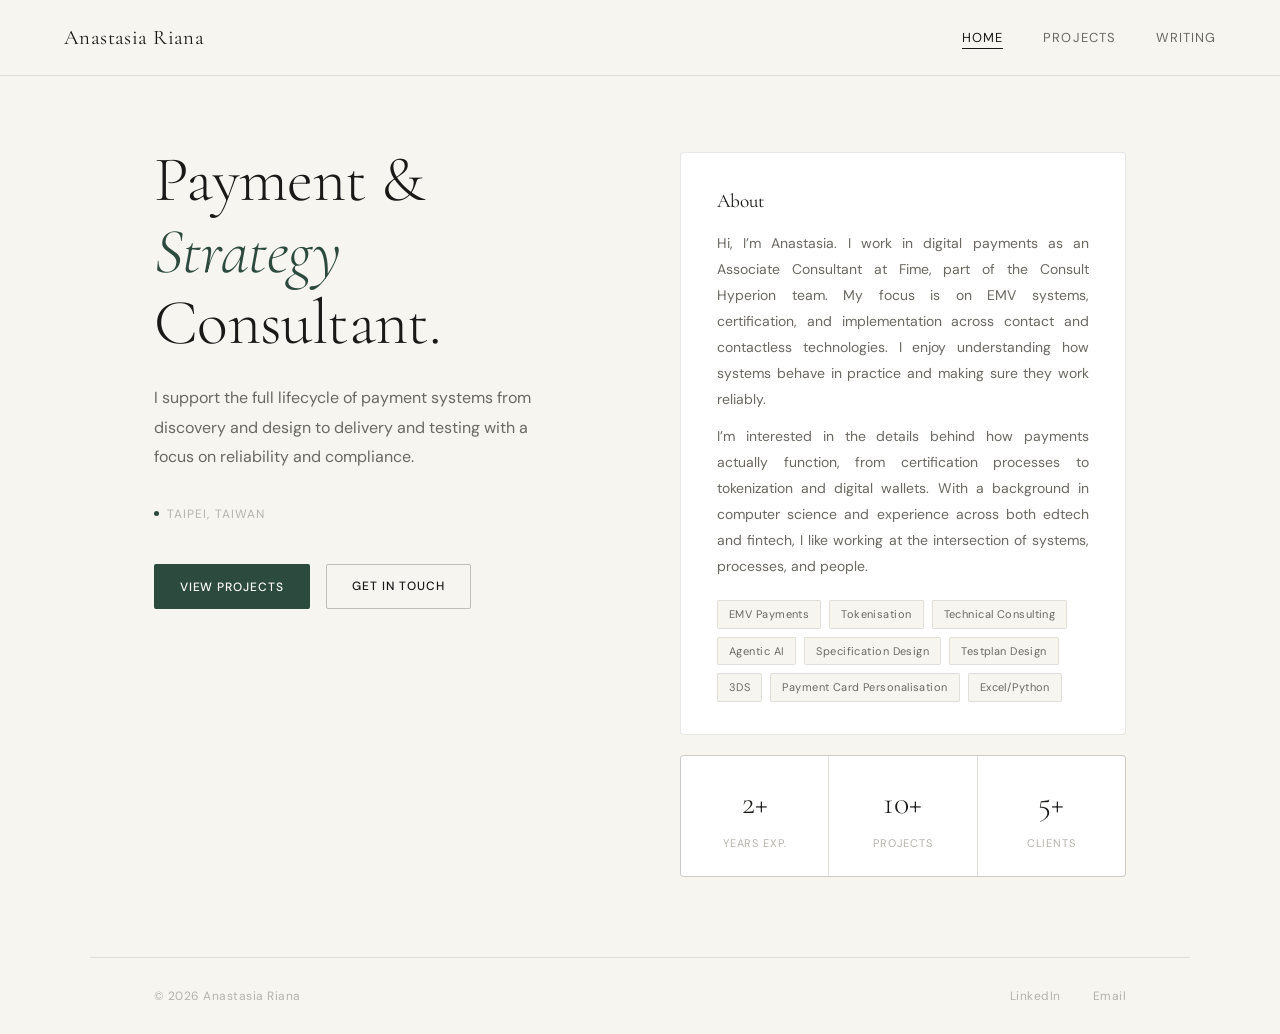
<file: index.html>
<!DOCTYPE html>
<html lang="en">
<head>
  <meta charset="UTF-8" />
  <meta name="viewport" content="width=device-width, initial-scale=1.0" />
  <title>Anastasia Riana — Payments & Consulting</title>
  <link rel="icon" type="image/png" href="images/favicon.png">
  <link rel="preconnect" href="https://fonts.googleapis.com" />
  <link rel="preconnect" href="https://fonts.gstatic.com" crossorigin />
  <link href="https://fonts.googleapis.com/css2?family=Cormorant+Garamond:ital,wght@0,300;0,400;0,500;1,300;1,400&family=DM+Sans:wght@300;400;500&display=swap" rel="stylesheet" />
  <link rel="stylesheet" href="style.css" />
</head>
<body>

<nav>
  <span class="nav-logo" onclick="showSection('home')">Anastasia Riana</span>
  <ul class="nav-links">
    <li><a onclick="showSection('home')" id="nav-home" class="active">Home</a></li>
    <li><a onclick="showSection('projects')" id="nav-projects">Projects</a></li>
    <li><a onclick="showSection('blog')" id="nav-blog">Writing</a></li>
  </ul>
</nav>

<!-- HOME -->
<section id="home" class="active">
  <div class="home-wrapper">

    <div class="home-intro">
      <h1>Payment &amp;<br/><em>Strategy</em><br/>Consultant.</h1>
      <p class="tagline">
        I support the full lifecycle of payment systems from discovery and design to delivery and testing with a focus on reliability and compliance.
      </p>
      <div class="location">Taipei, Taiwan</div>
      <div class="cta-row">
        <button class="btn btn-primary" onclick="showSection('projects')">View Projects</button>
        <a href="mailto:riana.anastasia481@gmail.com" class="btn btn-outline">Get in Touch</a>
      </div>
    </div>

    <div class="home-right">
      <div class="about-card">
        <h3>About</h3>
        <p style="text-align: justify;">
          Hi, I’m Anastasia. I work in digital payments as an Associate Consultant at Fime, part of the Consult Hyperion team. My focus is on EMV systems, certification, and implementation across contact and contactless technologies. I enjoy understanding how systems behave in practice and making sure they work reliably.
        </p>
        <p style="text-align: justify;">
          I’m interested in the details behind how payments actually function, from certification processes to tokenization and digital wallets. With a background in computer science and experience across both edtech and fintech, I like working at the intersection of systems, processes, and people.        
        </p>
        <div class="expertise-list">
          <span class="pill">EMV Payments</span>
          <span class="pill">Tokenisation</span>
          <span class="pill">Technical Consulting</span>
          <span class="pill">Agentic AI</span>
          <span class="pill">Specification Design</span>
          <span class="pill">Testplan Design</span>
          <span class="pill">3DS</span>
          <span class="pill">Payment Card Personalisation</span>
          <span class="pill">Excel/Python</span>
        </div>
      </div>

      <div class="stat-row">
        <div class="stat-item">
          <span class="stat-number">2+</span>
          <span class="stat-label">Years Exp.</span>
        </div>
        <div class="stat-item">
          <span class="stat-number">10+</span>
          <span class="stat-label">Projects</span>
        </div>
        <div class="stat-item">
          <span class="stat-number">5+</span>
          <span class="stat-label">Clients</span>
        </div>
      </div>
    </div>

  </div>
</section>

<!-- PROJECTS -->
<section id="projects">
  <div class="section-header">
    <h2>Projects</h2>
    <p>Selected work across consulting engagements and academic research.</p>
  </div>

  <div class="projects-category">
    <h3>Work &amp; Consulting</h3>
    <div class="project-grid">

      <div class="project-card">
        <div class="project-card-top">
          <span class="project-tag">Consulting</span>
          <span class="project-year">2024</span>
        </div>
        <h4>Project Title</h4>
        <p>Short description — the problem, your approach, and the outcome. Two to three sentences is ideal.</p>
      </div>

      <div class="project-card">
        <div class="project-card-top">
          <span class="project-tag">Advisory</span>
          <span class="project-year">2023</span>
        </div>
        <h4>Project Title</h4>
        <p>Short description — the problem, your approach, and the outcome. Two to three sentences is ideal.</p>
      </div>

      <div class="project-card">
        <div class="project-card-top">
          <span class="project-tag">Advisory</span>
          <span class="project-year">2023</span>
        </div>
        <h4>Project Title</h4>
        <p>Short description — the problem, your approach, and the outcome. Two to three sentences is ideal.</p>
      </div>

    </div>
  </div>

  <div class="projects-category">
    <h3>Personal &amp; Academic Research</h3>
    <div class="project-grid">
      <div class="project-card">
        <div class="project-card-top">
          <span class="project-tag">Personal</span>
          <span class="project-year">2026</span>
        </div>
        <h4>Finance &amp; Investment Tracker</h4>
        <p style="text-align: justify;">Developed a personal net worth dashboard with HTML/CSS and JavaScript for tracking investments, emergency fund, retirement, and cash across multiple currencies.</p>
        <br>
        <a href="https://bruhcarrotz.github.io/personalFinancePortofolio/">See here and try it out!</a>  
      </div>

      <div class="project-card">
        <div class="project-card-top">
          <span class="project-tag">Capstone Project</span>
          <span class="project-year">2024</span>
        </div>
        <h4>Recommendation Systems with Collaborative Filtering and Supervised Learning</h4>
        <p style="text-align: justify;">Designed, implemented, and evaluated advanced graph-based recommendation models (NGCF and AutoCF), demonstrating the ability to balance model simplicity and cutting-edge automated self-supervised learning to deliver accurate, efficient, and scalable recommender systems.</p>
        </div>

      <div class="project-card">
        <div class="project-card-top">
          <span class="project-tag">Course Project</span>
          <span class="project-year">2024</span>
        </div>
        <h4>Object Removal using Exemplar-Based Image Inpainting</h4>
        <p style="text-align: justify;">Developed Criminisi’s exemplar-based image inpainting method to remove large objects and small scratches, achieving visually plausible, computationally efficient results by propagating surrounding textures and structures into the target region.</p>
        </div>

      <div class="project-card">
        <div class="project-card-top">
          <span class="project-tag">Course Project</span>
          <span class="project-year">2023</span>
        </div>
        <h4>Americal Sign Language (ASL) Real-Time Interpreter</h4>
        <p style="text-align: justify;">Developed a real-time ASL interpreter that performs accurately and reliably overall, while still struggling with certain highly similar gestures and benefiting from techniques like data augmentation to boost performance.</p>
        </div>

      <div class="project-card">
        <div class="project-card-top">
          <span class="project-tag">Course Project</span>
          <span class="project-year">2021</span>
        </div>
        <h4>Bookkeeping Program with Python</h4>
        <p style="text-align: justify;">Developed a Python-based personal book-keeping application with a graphical interface that lets users record and manage their income and expenses with user-friendly interface end to end.</p>
        </div>

      <div class="project-card">
        <div class="project-card-top">
          <span class="project-tag">Course Project</span>
          <span class="project-year">2021</span>
        </div>
        <h4>Speech-to-Text Converter with Python</h4>
        <p style="text-align: justify;">Developed a production-ready speech-to-text application with a graphical interface that supports real-time transcription and multi-language translation using in-house Python libraries.</p>
        </div>

    </div>
  </div>
</section>

<!-- BLOG / WRITING -->
<section id="blog">
  <div class="section-header">
    <h2>Writing</h2>
    <p>Reflections and Thoughts</p>
  </div>

  <div class="blog-grid" id="blog-grid"></div>
</section>

<!-- FOOTER -->
<footer>
  <span>&copy; 2026 Anastasia Riana</span>
  <ul class="footer-links">
    <li><a href="https://www.linkedin.com/in/anastasiariana/" target="_blank">LinkedIn</a></li>
    <li><a href="mailto:riana.anastasia481@gmail.com">Email</a></li>
  </ul>
</footer>

<script src="posts.js"></script>
<script src="script.js"></script>
<script>
  // Render blog cards from POSTS array
  const grid = document.getElementById('blog-grid');
  POSTS.forEach(function(post) {
    grid.innerHTML +=
      '<a class="blog-card" href="post.html?slug=' + post.slug + '">' +
        '<div>' +
          '<h4>' + post.title + '</h4>' +
          '<p>' + post.description + '</p>' +
        '</div>' +
        '<div class="blog-meta">' +
          '<span class="blog-date">' + post.date + '</span>' +
          '<span class="blog-tag">' + post.tag + '</span>' +
        '</div>' +
      '</a>';
  });
</script>
</body>
</html>
</file>
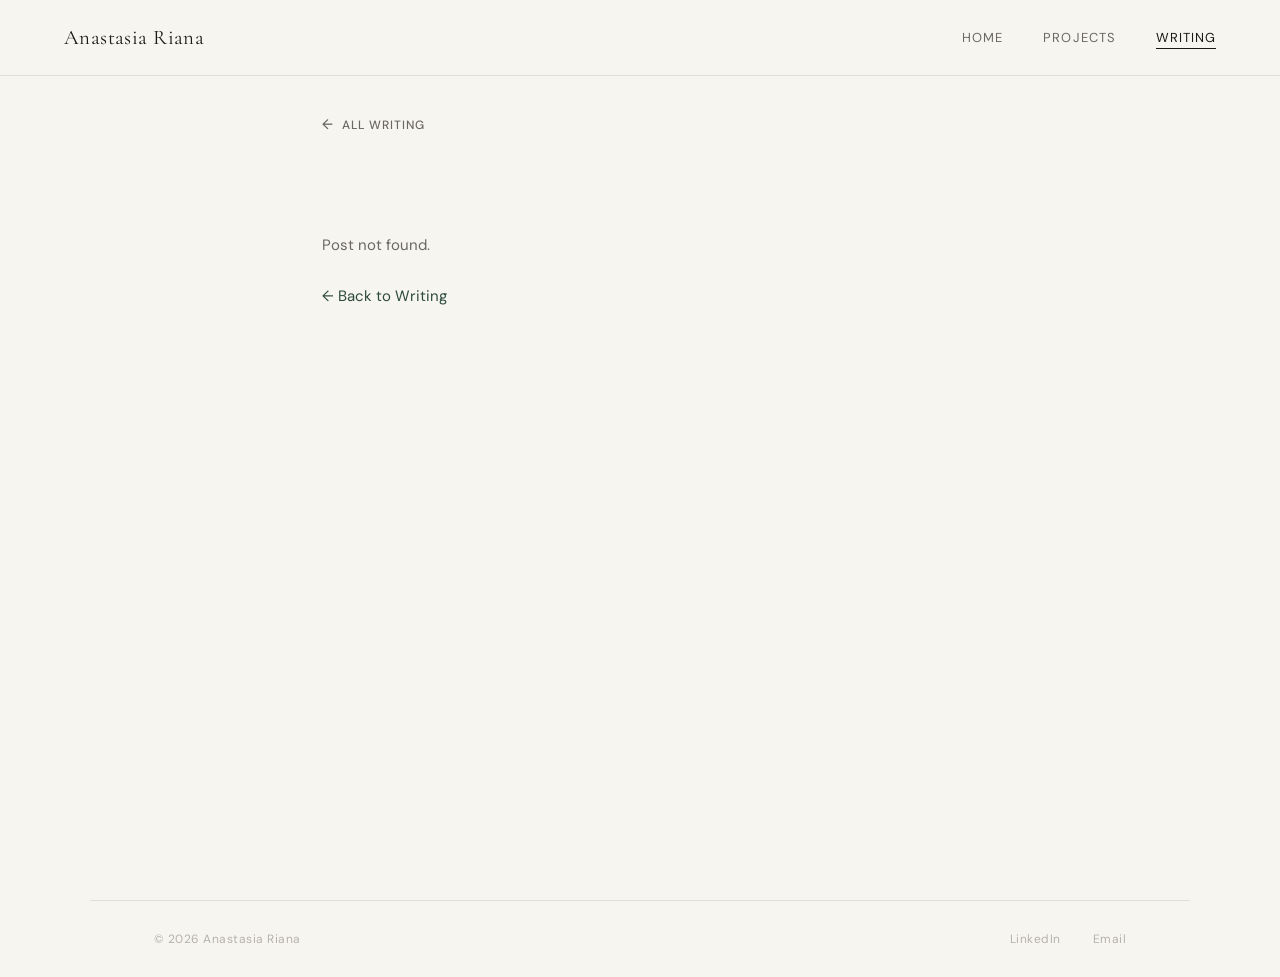
<file: post.html>
<!DOCTYPE html>
<html lang="en">
<head>
  <meta charset="UTF-8" />
  <meta name="viewport" content="width=device-width, initial-scale=1.0" />
  <title>Writing — Anastasia Riana</title>
  <link rel="icon" type="image/png" href="images/favicon.png">
  <link rel="preconnect" href="https://fonts.googleapis.com" />
  <link rel="preconnect" href="https://fonts.gstatic.com" crossorigin />
  <link href="https://fonts.googleapis.com/css2?family=Cormorant+Garamond:ital,wght@0,300;0,400;0,500;1,300;1,400&family=DM+Sans:wght@300;400;500&display=swap" rel="stylesheet" />
  <link rel="stylesheet" href="style.css" />
  <style>
    .post-page {
      max-width: 700px;
      margin: 0 auto;
      padding: 7rem 2rem 6rem;
      min-height: 100vh;
    }

    .post-back {
      display: inline-flex;
      align-items: center;
      gap: 0.5rem;
      font-size: 12px;
      font-weight: 500;
      letter-spacing: 0.08em;
      text-transform: uppercase;
      color: var(--ink-muted);
      text-decoration: none;
      margin-bottom: 3rem;
      transition: color 0.2s;
    }

    .post-back::before { content: '←'; font-size: 14px; }
    .post-back:hover { color: var(--ink); }

    /* ── POST BODY TYPOGRAPHY ── */
    .post-body h1 { font-family: var(--serif); font-size: clamp(2rem, 4vw, 3rem); font-weight: 300; line-height: 1.15; margin-bottom: 0.5rem; }
    .post-body h2 { font-family: var(--serif); font-size: 1.6rem; font-weight: 300; margin: 2.5rem 0 0.75rem; }
    .post-body h3 { font-family: var(--serif); font-size: 1.25rem; font-weight: 400; margin: 2rem 0 0.5rem; }
    .post-body p  { font-size: 16px; line-height: 1.9; margin-bottom: 1.15rem; }
    .post-body ul,
    .post-body ol { margin: 0.75rem 0 1.25rem 1.5rem; font-size: 16px; line-height: 1.85; }
    .post-body li { margin-bottom: 0.35rem; }
    .post-body strong { font-weight: 500; }
    .post-body em { font-style: italic; color: var(--ink-muted); }
    .post-body code { font-family: monospace; font-size: 13px; background: #fff; border: 1px solid var(--border); padding: 2px 6px; border-radius: 2px; }
    .post-body blockquote { border-left: 2px solid var(--accent); padding: 0.25rem 0 0.25rem 1.25rem; color: var(--ink-muted); font-style: italic; margin: 1.5rem 0; }
    .post-body hr { border: none; border-top: 1px solid var(--border); margin: 2rem 0; }
    .post-body img { max-width: 100%; border-radius: 4px; margin: 1.5rem 0; }
    .post-body a { color: var(--accent); text-decoration: underline; text-underline-offset: 3px; }
    .post-body a:hover { opacity: 0.75; }

    /* ── POST META ── */
    .post-meta {
      display: flex;
      align-items: center;
      gap: 0.75rem;
      font-size: 12px;
      color: var(--ink-faint);
      letter-spacing: 0.06em;
      margin-bottom: 2.5rem;
      padding-bottom: 2rem;
      border-bottom: 1px solid var(--border);
    }

    .post-meta .blog-tag {
      font-size: 11px;
      letter-spacing: 0.08em;
      text-transform: uppercase;
      color: var(--accent);
      background: var(--accent-light);
      padding: 3px 9px;
      border-radius: 2px;
    }

    /* ── CALLOUT BOXES (optional, use in post HTML) ── */
    .post-body .callout {
      background: var(--accent-light);
      border-left: 3px solid var(--accent);
      padding: 1rem 1.25rem;
      border-radius: 0 4px 4px 0;
      margin: 1.5rem 0;
      font-size: 15px;
      color: var(--ink-muted);
    }

    .post-body .callout strong { color: var(--ink); }

    /* ── ERROR STATE ── */
    .post-error { padding: 3rem 0; color: var(--ink-muted); font-size: 15px; }
    .post-error a { color: var(--accent); text-decoration: none; }

    /* ── LOADING STATE ── */
    .post-loading {
      color: var(--ink-faint);
      font-size: 14px;
      letter-spacing: 0.05em;
    }
  </style>
</head>
<body>

<nav>
  <a class="nav-logo" href="index.html">Anastasia Riana</a>
  <ul class="nav-links">
    <li><a href="index.html">Home</a></li>
    <li><a href="index.html#projects">Projects</a></li>
    <li><a href="index.html" class="active">Writing</a></li>
  </ul>
</nav>

<main class="post-page">
  <a class="post-back" href="index.html">All Writing</a>
  <article class="post-body" id="post-body">
    <p class="post-loading">Loading…</p>
  </article>
</main>

<footer>
  <span>&copy; 2026 Anastasia Riana</span>
  <ul class="footer-links">
    <li><a href="https://www.linkedin.com/in/anastasiariana/" target="_blank">LinkedIn</a></li>
    <li><a href="mailto:riana.anastasia481@gmail.com">Email</a></li>
  </ul>
</footer>

<script src="posts.js"></script>
<script>
  const params = new URLSearchParams(window.location.search);
  const slug = params.get('slug');
  const body = document.getElementById('post-body');

  const post = POSTS.find(p => p.slug === slug);

  if (!post) {
    body.innerHTML =
      '<div class="post-error">Post not found.' +
      '<br><br><a href="index.html">← Back to Writing</a></div>';
  } else {
    document.title = post.title + ' — Anastasia Riana';

    fetch('posts/' + post.slug + '.html')
      .then(function(res) {
        if (!res.ok) throw new Error('Not found');
        return res.text();
      })
      .then(function(html) {
        body.innerHTML = html;
      })
      .catch(function() {
        body.innerHTML =
          '<div class="post-error">Could not load post content.' +
          '<br><br><a href="index.html">← Back to Writing</a></div>';
      });
  }
</script>
</body>
</html>
</file>
<file: style.css>
/* ============================================================
   style.css — Your Name Finance & Consulting
   ============================================================ */

/* ── RESET & TOKENS ── */
*, *::before, *::after { box-sizing: border-box; margin: 0; padding: 0; }

:root {
  --cream: #F7F5F0;
  --ink: #1A1917;
  --ink-muted: #6B6862;
  --ink-faint: #B5B2AB;
  --accent: #2C4A3E;
  --accent-light: #E8EFED;
  --border: rgba(26,25,23,0.10);
  --serif: 'Cormorant Garamond', Georgia, serif;
  --sans: 'DM Sans', system-ui, sans-serif;
}

html { scroll-behavior: smooth; }

body {
  background: var(--cream);
  color: var(--ink);
  font-family: var(--sans);
  font-size: 15px;
  line-height: 1.7;
  min-height: 100vh;
}

/* ── NAV ── */
nav {
  position: fixed;
  top: 0; left: 0; right: 0;
  z-index: 100;
  display: flex;
  align-items: center;
  justify-content: space-between;
  padding: 1.25rem 4rem;
  background: rgba(247,245,240,0.90);
  backdrop-filter: blur(12px);
  border-bottom: 1px solid var(--border);
}

.nav-logo {
  font-family: var(--serif);
  font-size: 1.3rem;
  font-weight: 400;
  letter-spacing: 0.02em;
  color: var(--ink);
  text-decoration: none;
  cursor: pointer;
}

.nav-links {
  display: flex;
  gap: 2.5rem;
  list-style: none;
}

.nav-links a {
  font-size: 13px;
  font-weight: 400;
  letter-spacing: 0.08em;
  text-transform: uppercase;
  color: var(--ink-muted);
  text-decoration: none;
  transition: color 0.2s;
  cursor: pointer;
}

.nav-links a:hover { color: var(--ink); }
.nav-links a.active {
  color: var(--ink);
  border-bottom: 1px solid var(--ink);
  padding-bottom: 2px;
}

/* ── SECTIONS ── */
section {
  display: none;
  min-height: 100vh;
  padding: 7rem 4rem 5rem;
  max-width: 1100px;
  margin: 0 auto;
  animation: fadeIn 0.35s ease;
}

section.active { display: block; }

@keyframes fadeIn {
  from { opacity: 0; transform: translateY(10px); }
  to   { opacity: 1; transform: translateY(0); }
}

/* ── HOME ── */
.home-wrapper {
  display: grid;
  grid-template-columns: 1fr 1fr;
  gap: 5rem;
  align-items: start;
  padding-top: 2rem;
}

.home-intro h1 {
  font-family: var(--serif);
  font-size: clamp(2.8rem, 5vw, 4.5rem);
  font-weight: 300;
  line-height: 1.12;
  letter-spacing: -0.01em;
  margin-bottom: 1.5rem;
}

.home-intro h1 em {
  font-style: italic;
  color: var(--accent);
}

.home-intro .tagline {
  font-size: 1rem;
  color: var(--ink-muted);
  max-width: 380px;
  line-height: 1.85;
  margin-bottom: 2rem;
}

.home-intro .location {
  display: flex;
  align-items: center;
  gap: 0.5rem;
  font-size: 12px;
  letter-spacing: 0.09em;
  text-transform: uppercase;
  color: var(--ink-faint);
  margin-bottom: 2.5rem;
}

.home-intro .location::before {
  content: '';
  display: block;
  width: 5px;
  height: 5px;
  border-radius: 50%;
  background: var(--accent);
}

.cta-row {
  display: flex;
  gap: 1rem;
  flex-wrap: wrap;
}

/* ── BUTTONS ── */
.btn {
  display: inline-block;
  padding: 0.7rem 1.6rem;
  font-family: var(--sans);
  font-size: 12px;
  font-weight: 500;
  letter-spacing: 0.08em;
  text-transform: uppercase;
  text-decoration: none;
  border-radius: 2px;
  cursor: pointer;
  transition: all 0.2s;
  border: none;
}

.btn-primary {
  background: var(--accent);
  color: #fff;
}

.btn-primary:hover { background: #1e3329; }

.btn-outline {
  background: transparent;
  color: var(--ink);
  border: 1px solid rgba(26,25,23,0.25);
}

.btn-outline:hover { border-color: var(--ink); }

/* ── HOME RIGHT ── */
.home-right { padding-top: 0.5rem; }

.about-card {
  background: #fff;
  border: 1px solid var(--border);
  border-radius: 4px;
  padding: 2rem 2.25rem;
  margin-bottom: 1.25rem;
}

.about-card h3 {
  font-family: var(--serif);
  font-size: 1.2rem;
  font-weight: 400;
  margin-bottom: 0.85rem;
}

.about-card p {
  font-size: 14px;
  color: var(--ink-muted);
  line-height: 1.85;
  margin-bottom: 0.75rem;
}

.about-card p:last-of-type { margin-bottom: 0; }

.expertise-list {
  display: flex;
  flex-wrap: wrap;
  gap: 0.5rem;
  margin-top: 1.25rem;
}

.pill {
  font-size: 11px;
  padding: 4px 11px;
  border-radius: 2px;
  border: 1px solid var(--border);
  color: var(--ink-muted);
  background: var(--cream);
  letter-spacing: 0.04em;
}

.stat-row {
  display: grid;
  grid-template-columns: repeat(3, 1fr);
  gap: 1px;
  background: var(--border);
  border: 1px solid var(--border);
  border-radius: 4px;
  overflow: hidden;
}

.stat-item {
  background: #fff;
  padding: 1.25rem 1rem;
  text-align: center;
}

.stat-number {
  font-family: var(--serif);
  font-size: 2rem;
  font-weight: 300;
  display: block;
}

.stat-label {
  font-size: 11px;
  letter-spacing: 0.08em;
  text-transform: uppercase;
  color: var(--ink-faint);
  margin-top: 2px;
}

/* ── SECTION HEADER ── */
.section-header {
  margin-bottom: 3rem;
  border-bottom: 1px solid var(--border);
  padding-bottom: 1.5rem;
}

.section-header h2 {
  font-family: var(--serif);
  font-size: clamp(2rem, 3.5vw, 3rem);
  font-weight: 300;
  letter-spacing: -0.01em;
  margin-bottom: 0.4rem;
}

.section-header p {
  color: var(--ink-muted);
  font-size: 14px;
}

/* ── PROJECTS ── */
.projects-category { margin-bottom: 3.5rem; }

.projects-category h3 {
  font-size: 11px;
  font-weight: 500;
  letter-spacing: 0.12em;
  text-transform: uppercase;
  color: var(--ink-faint);
  margin-bottom: 1.25rem;
  display: flex;
  align-items: center;
  gap: 0.75rem;
}

.projects-category h3::after {
  content: '';
  flex: 1;
  height: 1px;
  background: var(--border);
}

.project-grid {
  display: grid;
  grid-template-columns: repeat(auto-fill, minmax(280px, 1fr));
  gap: 1px;
  background: var(--border);
  border: 1px solid var(--border);
  border-radius: 4px;
  overflow: hidden;
}

.project-card {
  background: #fff;
  padding: 1.75rem;
  transition: background 0.2s;
}

.project-card:hover { background: var(--accent-light); }

.project-card-top {
  display: flex;
  justify-content: space-between;
  align-items: flex-start;
  margin-bottom: 0.85rem;
}

.project-tag {
  font-size: 11px;
  letter-spacing: 0.08em;
  text-transform: uppercase;
  color: var(--accent);
  background: var(--accent-light);
  padding: 3px 9px;
  border-radius: 2px;
}

.project-year {
  font-size: 12px;
  color: var(--ink-faint);
}

.project-card h4 {
  font-family: var(--serif);
  font-size: 1.2rem;
  font-weight: 400;
  margin-bottom: 0.5rem;
}

.project-card p {
  font-size: 13px;
  color: var(--ink-muted);
  line-height: 1.75;
}

.project-card.placeholder {
  opacity: 0.38;
  background: var(--cream);
}

/* ── BLOG ── */
.blog-grid {
  border: 1px solid var(--border);
  border-radius: 4px;
  overflow: hidden;
}

.blog-card {
  background: #fff;
  padding: 1.75rem 2rem;
  border-bottom: 1px solid var(--border);
  display: grid;
  grid-template-columns: 1fr auto;
  gap: 2rem;
  align-items: center;
  cursor: pointer;
  transition: background 0.2s;
  text-decoration: none;
  color: inherit;
}

.blog-card:last-child { border-bottom: none; }
.blog-card:hover { background: var(--accent-light); }

.blog-card h4 {
  font-family: var(--serif);
  font-size: 1.25rem;
  font-weight: 400;
  margin-bottom: 0.3rem;
}

.blog-card p {
  font-size: 13px;
  color: var(--ink-muted);
}

.blog-meta { text-align: right; flex-shrink: 0; }

.blog-date {
  font-size: 12px;
  color: var(--ink-faint);
  display: block;
  margin-bottom: 0.5rem;
  letter-spacing: 0.04em;
  white-space: nowrap;
}

.blog-tag {
  font-size: 11px;
  letter-spacing: 0.08em;
  text-transform: uppercase;
  color: var(--accent);
  background: var(--accent-light);
  padding: 3px 9px;
  border-radius: 2px;
}

/* ── BLOG MODAL ── */
.blog-modal-overlay {
  display: none;
  position: fixed;
  inset: 0;
  background: rgba(26,25,23,0.45);
  z-index: 200;
  overflow-y: auto;
}

.blog-modal-overlay.open {
  display: flex;
  align-items: flex-start;
  justify-content: center;
  padding: 4rem 1.5rem 3rem;
}

.blog-modal {
  background: var(--cream);
  border-radius: 4px;
  width: 100%;
  max-width: 700px;
  padding: 3rem;
  position: relative;
}

.blog-modal-close {
  position: absolute;
  top: 1.25rem; right: 1.5rem;
  background: none;
  border: none;
  font-size: 1.2rem;
  color: var(--ink-muted);
  cursor: pointer;
  line-height: 1;
  transition: color 0.2s;
}

.blog-modal-close:hover { color: var(--ink); }

/* Modal content typography */
.blog-modal-content h1 { font-family: var(--serif); font-size: 2.2rem; font-weight: 300; margin-bottom: 1rem; }
.blog-modal-content h2 { font-family: var(--serif); font-size: 1.5rem; font-weight: 300; margin: 1.75rem 0 0.6rem; }
.blog-modal-content h3 { font-family: var(--serif); font-size: 1.2rem; font-weight: 400; margin: 1.25rem 0 0.5rem; }
.blog-modal-content p  { font-size: 15px; line-height: 1.9; margin-bottom: 1rem; }
.blog-modal-content ul,
.blog-modal-content ol { margin: 0.75rem 0 1rem 1.5rem; font-size: 15px; line-height: 1.85; }
.blog-modal-content li { margin-bottom: 0.25rem; }
.blog-modal-content code { font-family: monospace; font-size: 13px; background: #fff; border: 1px solid var(--border); padding: 2px 6px; border-radius: 2px; }
.blog-modal-content blockquote { border-left: 2px solid var(--accent); padding-left: 1.25rem; color: var(--ink-muted); font-style: italic; margin: 1.25rem 0; }
.blog-modal-content hr { border: none; border-top: 1px solid var(--border); margin: 1.5rem 0; }
.blog-modal-content strong { font-weight: 500; }

.blog-loading { font-size: 14px; color: var(--ink-muted); padding: 2rem 0; }

/* ── FOOTER ── */
footer {
  border-top: 1px solid var(--border);
  padding: 1.75rem 4rem;
  display: flex;
  justify-content: space-between;
  align-items: center;
  font-size: 12px;
  color: var(--ink-faint);
  letter-spacing: 0.04em;
  max-width: 1100px;
  margin: 0 auto;
}

.footer-links {
  display: flex;
  gap: 2rem;
  list-style: none;
}

.footer-links a {
  color: var(--ink-faint);
  text-decoration: none;
  transition: color 0.2s;
}

.footer-links a:hover { color: var(--ink); }

/* ── RESPONSIVE ── */
@media (max-width: 768px) {
  nav { padding: 1rem 1.5rem; }
  .nav-links { gap: 1.5rem; }
  section { padding: 5.5rem 1.5rem 4rem; }
  .home-wrapper { grid-template-columns: 1fr; gap: 2.5rem; }
  .stat-row { grid-template-columns: repeat(3,1fr); }
  footer { flex-direction: column; gap: 1rem; padding: 1.5rem; }
  .blog-card { grid-template-columns: 1fr; gap: 0.75rem; }
  .blog-meta { text-align: left; }
}
</file>
